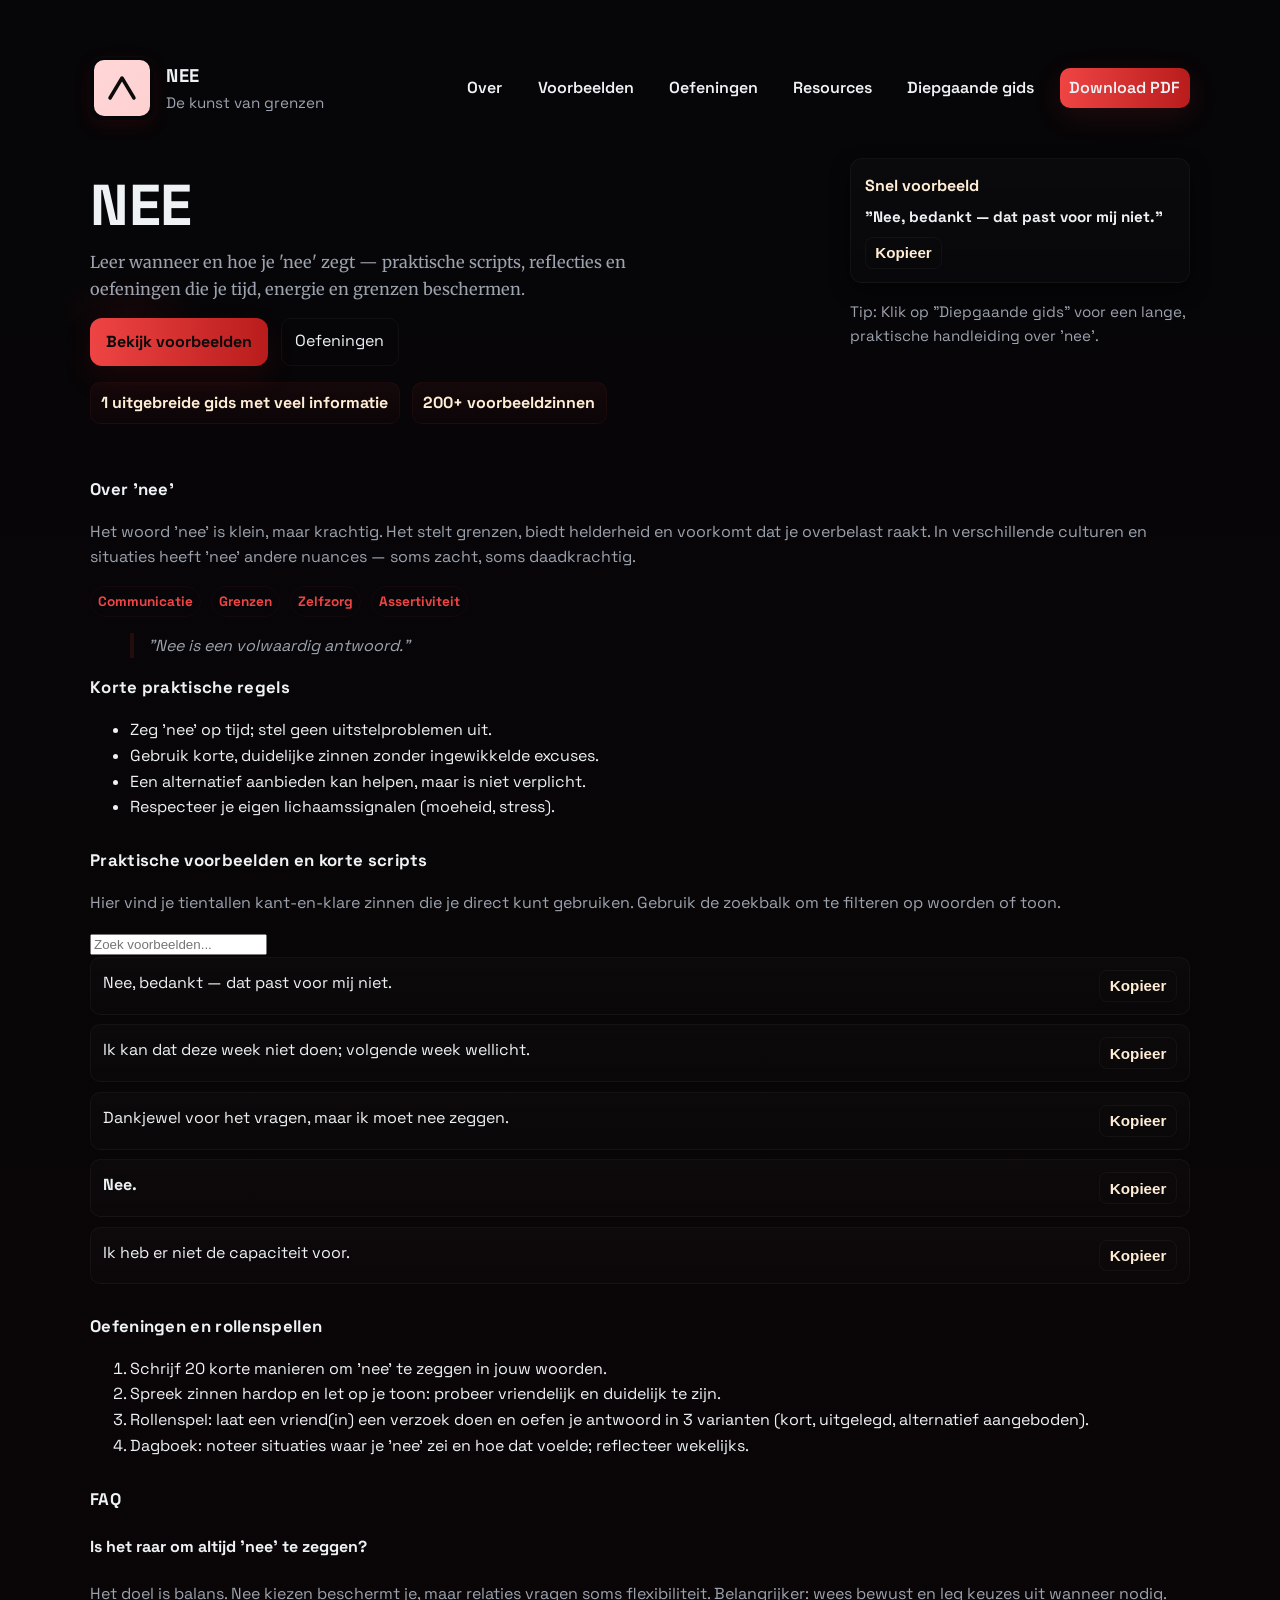
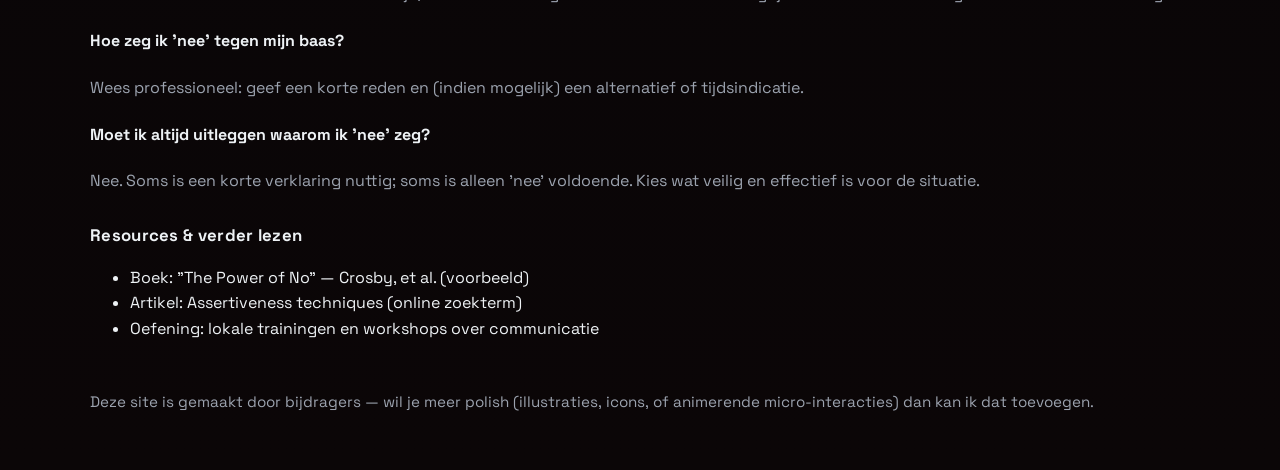
<file: index.html>
<!doctype html>
<html lang="nl">
<head>
  <meta charset="utf-8">
  <meta name="viewport" content="width=device-width,initial-scale=1">
  <title>Nee — hoe het woord 'nee' gebruiken</title>
  <!-- Fonts: unique pairing (avoid Inter/Roboto) -->
  <link href="https://fonts.googleapis.com/css2?family=Merriweather:wght@300;700&family=Space+Grotesk:wght@300;700&display=swap" rel="stylesheet">
  <link rel="stylesheet" href="styles.css">
</head>
<body>
  <div class="container">

    <header class="header">
      <div class="brand">
        <div class="logo" aria-hidden="true">
          <!-- red-themed SVG mark -->
          <svg width="56" height="56" viewBox="0 0 56 56" fill="none" xmlns="http://www.w3.org/2000/svg" role="img">
            <rect x="0" y="0" width="56" height="56" rx="10" fill="url(#g)" />
            <path d="M16 38 L28 18 L40 38" stroke="#0b0b0b" stroke-width="3.5" stroke-linecap="round" stroke-linejoin="round" />
            <defs>
              <linearGradient id="g" x1="0" x2="56" y1="0" y2="56">
                <stop offset="0" stop-color="#FFD6D6"/>
                <stop offset="0.5" stop-color="#EF4444"/>
                <stop offset="1" stop-color="#B91C1C"/>
              </linearGradient>
            </defs>
          </svg>
        </div>
        <div class="brand-text">
          <div class="title">NEE</div>
          <div class="small">De kunst van grenzen</div>
        </div>
      </div>

      <nav class="nav" role="navigation" aria-label="Hoofd navigatie">
        <a href="#over">Over</a>
        <a href="#voorbeelden">Voorbeelden</a>
        <a href="#oefeningen">Oefeningen</a>
        <a href="#resources">Resources</a>
        <a href="longform.html">Diepgaande gids</a>
        <a class="cta" href="#">Download PDF</a>
      </nav>
    </header>

    <section class="hero">
      <div class="hero-left">
        <h1 class="hero-title">NEE</h1>
        <p class="hero-tagline">Leer wanneer en hoe je 'nee' zegt — praktische scripts, reflecties en oefeningen die je tijd, energie en grenzen beschermen.</p>
        <div class="hero-actions">
          <a class="btn-primary" href="#voorbeelden">Bekijk voorbeelden</a>
          <a class="btn-ghost" href="#oefeningen">Oefeningen</a>
        </div>
        <div class="hero-highlights">
          <div class="highlight"><strong>1 uitgebreide gids</strong> met veel informatie</div>
          <div class="highlight"><strong>200+</strong> voorbeeldzinnen</div>
        </div>
      </div>

      <aside class="hero-right">
        <div class="sample-card reveal">
          <div class="sample-header">Snel voorbeeld</div>
          <div class="sample-text">"Nee, bedankt — dat past voor mij niet."</div>
          <button class="btn copy" data-text="Nee, bedankt — dat past voor mij niet.">Kopieer</button>
        </div>
        <div class="panel small">Tip: Klik op "Diepgaande gids" voor een lange, praktische handleiding over 'nee'.</div>
      </aside>
    </section>

    <section id="over" class="section article reveal">
      <h2 class="h2">Over 'nee'</h2>
      <p>Het woord 'nee' is klein, maar krachtig. Het stelt grenzen, biedt helderheid en voorkomt dat je overbelast raakt. In verschillende culturen en situaties heeft 'nee' andere nuances — soms zacht, soms daadkrachtig.</p>

      <div class="kv">
        <span class="badge">Communicatie</span>
        <span class="badge">Grenzen</span>
        <span class="badge">Zelfzorg</span>
        <span class="badge">Assertiviteit</span>
      </div>

      <blockquote class="quote">"Nee is een volwaardig antwoord."</blockquote>

      <h3 class="h2">Korte praktische regels</h3>
      <ul>
        <li>Zeg 'nee' op tijd; stel geen uitstelproblemen uit.</li>
        <li>Gebruik korte, duidelijke zinnen zonder ingewikkelde excuses.</li>
        <li>Een alternatief aanbieden kan helpen, maar is niet verplicht.</li>
        <li>Respecteer je eigen lichaamssignalen (moeheid, stress).</li>
      </ul>
    </section>

    <section id="voorbeelden" class="section article reveal">
      <h2 class="h2">Praktische voorbeelden en korte scripts</h2>
      <p>Hier vind je tientallen kant-en-klare zinnen die je direct kunt gebruiken. Gebruik de zoekbalk om te filteren op woorden of toon.</p>

      <div class="search">
        <input id="example-search" placeholder="Zoek voorbeelden...">
      </div>

      <div class="examples" id="examples-list">
        <div class="example" data-text="Nee, bedankt — dat past voor mij niet."><div>Nee, bedankt — dat past voor mij niet.</div><button class="btn copy" data-text="Nee, bedankt — dat past voor mij niet.">Kopieer</button></div>
        <div class="example" data-text="Ik kan dat deze week niet doen; volgende week wellicht."><div>Ik kan dat deze week niet doen; volgende week wellicht.</div><button class="btn copy" data-text="Ik kan dat deze week niet doen; volgende week wellicht.">Kopieer</button></div>
        <div class="example" data-text="Dankjewel voor het vragen, maar ik moet nee zeggen."><div>Dankjewel voor het vragen, maar ik moet nee zeggen.</div><button class="btn copy" data-text="Dankjewel voor het vragen, maar ik moet nee zeggen.">Kopieer</button></div>
        <div class="example" data-text="Nee."><div><strong>Nee.</strong></div><button class="btn copy" data-text="Nee.">Kopieer</button></div>
        <div class="example" data-text="Ik heb er niet de capaciteit voor."><div>Ik heb er niet de capaciteit voor.</div><button class="btn copy" data-text="Ik heb er niet de capaciteit voor.">Kopieer</button></div>
      </div>
    </section>

    <section id="oefeningen" class="section article reveal">
      <h2 class="h2">Oefeningen en rollenspellen</h2>
      <ol>
        <li>Schrijf 20 korte manieren om 'nee' te zeggen in jouw woorden.</li>
        <li>Spreek zinnen hardop en let op je toon: probeer vriendelijk en duidelijk te zijn.</li>
        <li>Rollenspel: laat een vriend(in) een verzoek doen en oefen je antwoord in 3 varianten (kort, uitgelegd, alternatief aangeboden).</li>
        <li>Dagboek: noteer situaties waar je 'nee' zei en hoe dat voelde; reflecteer wekelijks.</li>
      </ol>
    </section>

    <section id="faq" class="section article reveal">
      <h2 class="h2">FAQ</h2>
      <h4>Is het raar om altijd 'nee' te zeggen?</h4>
      <p>Het doel is balans. Nee kiezen beschermt je, maar relaties vragen soms flexibiliteit. Belangrijker: wees bewust en leg keuzes uit wanneer nodig.</p>

      <h4>Hoe zeg ik 'nee' tegen mijn baas?</h4>
      <p>Wees professioneel: geef een korte reden en (indien mogelijk) een alternatief of tijdsindicatie.</p>

      <h4>Moet ik altijd uitleggen waarom ik 'nee' zeg?</h4>
      <p>Nee. Soms is een korte verklaring nuttig; soms is alleen 'nee' voldoende. Kies wat veilig en effectief is voor de situatie.</p>
    </section>

    <section id="resources" class="section article reveal">
      <h2 class="h2">Resources & verder lezen</h2>
      <ul>
        <li>Boek: "The Power of No" — Crosby, et al. (voorbeeld)</li>
        <li>Artikel: Assertiveness techniques (online zoekterm)</li>
        <li>Oefening: lokale trainingen en workshops over communicatie</li>
      </ul>
    </section>

    <footer>
      <div class="small">Deze site is gemaakt door bijdragers — wil je meer polish (illustraties, icons, of animerende micro-interacties) dan kan ik dat toevoegen.</div>
    </footer>

  </div>
  <script src="script.js"></script>
</body>
</html>
</file>
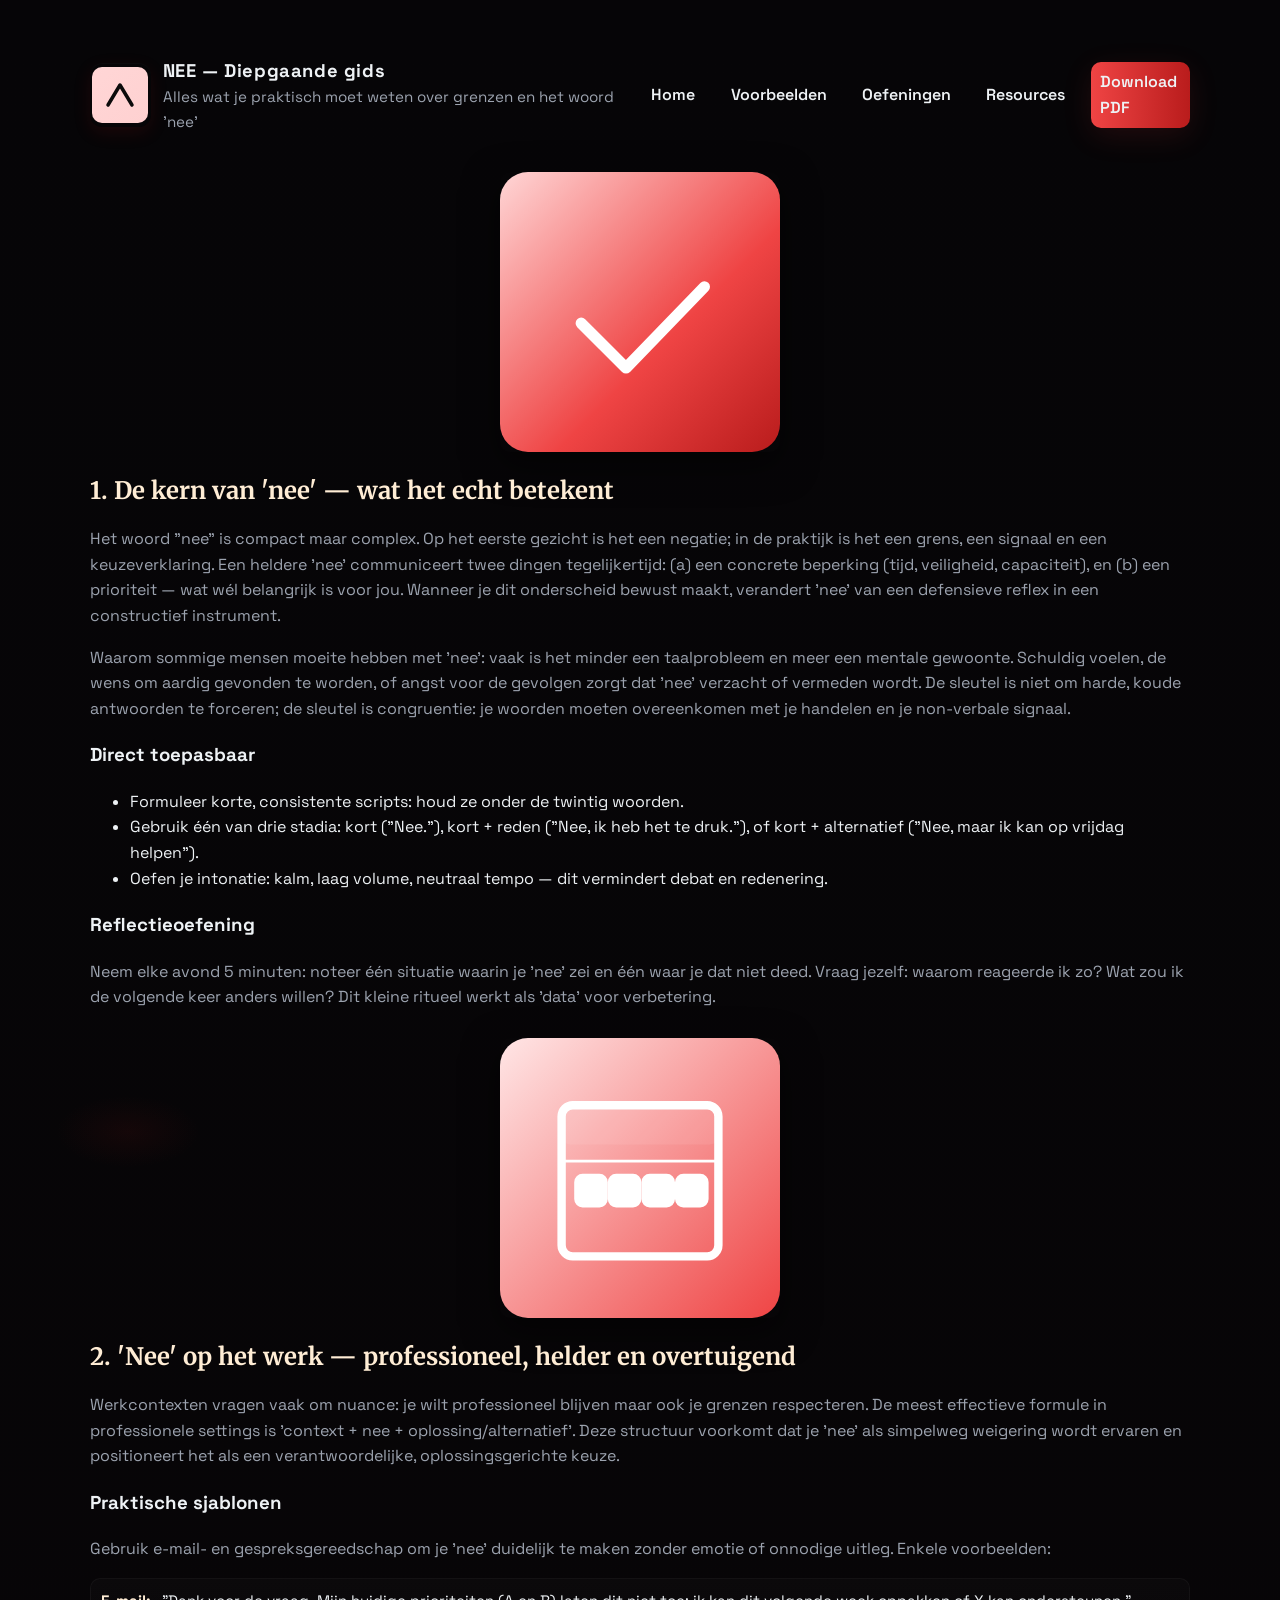
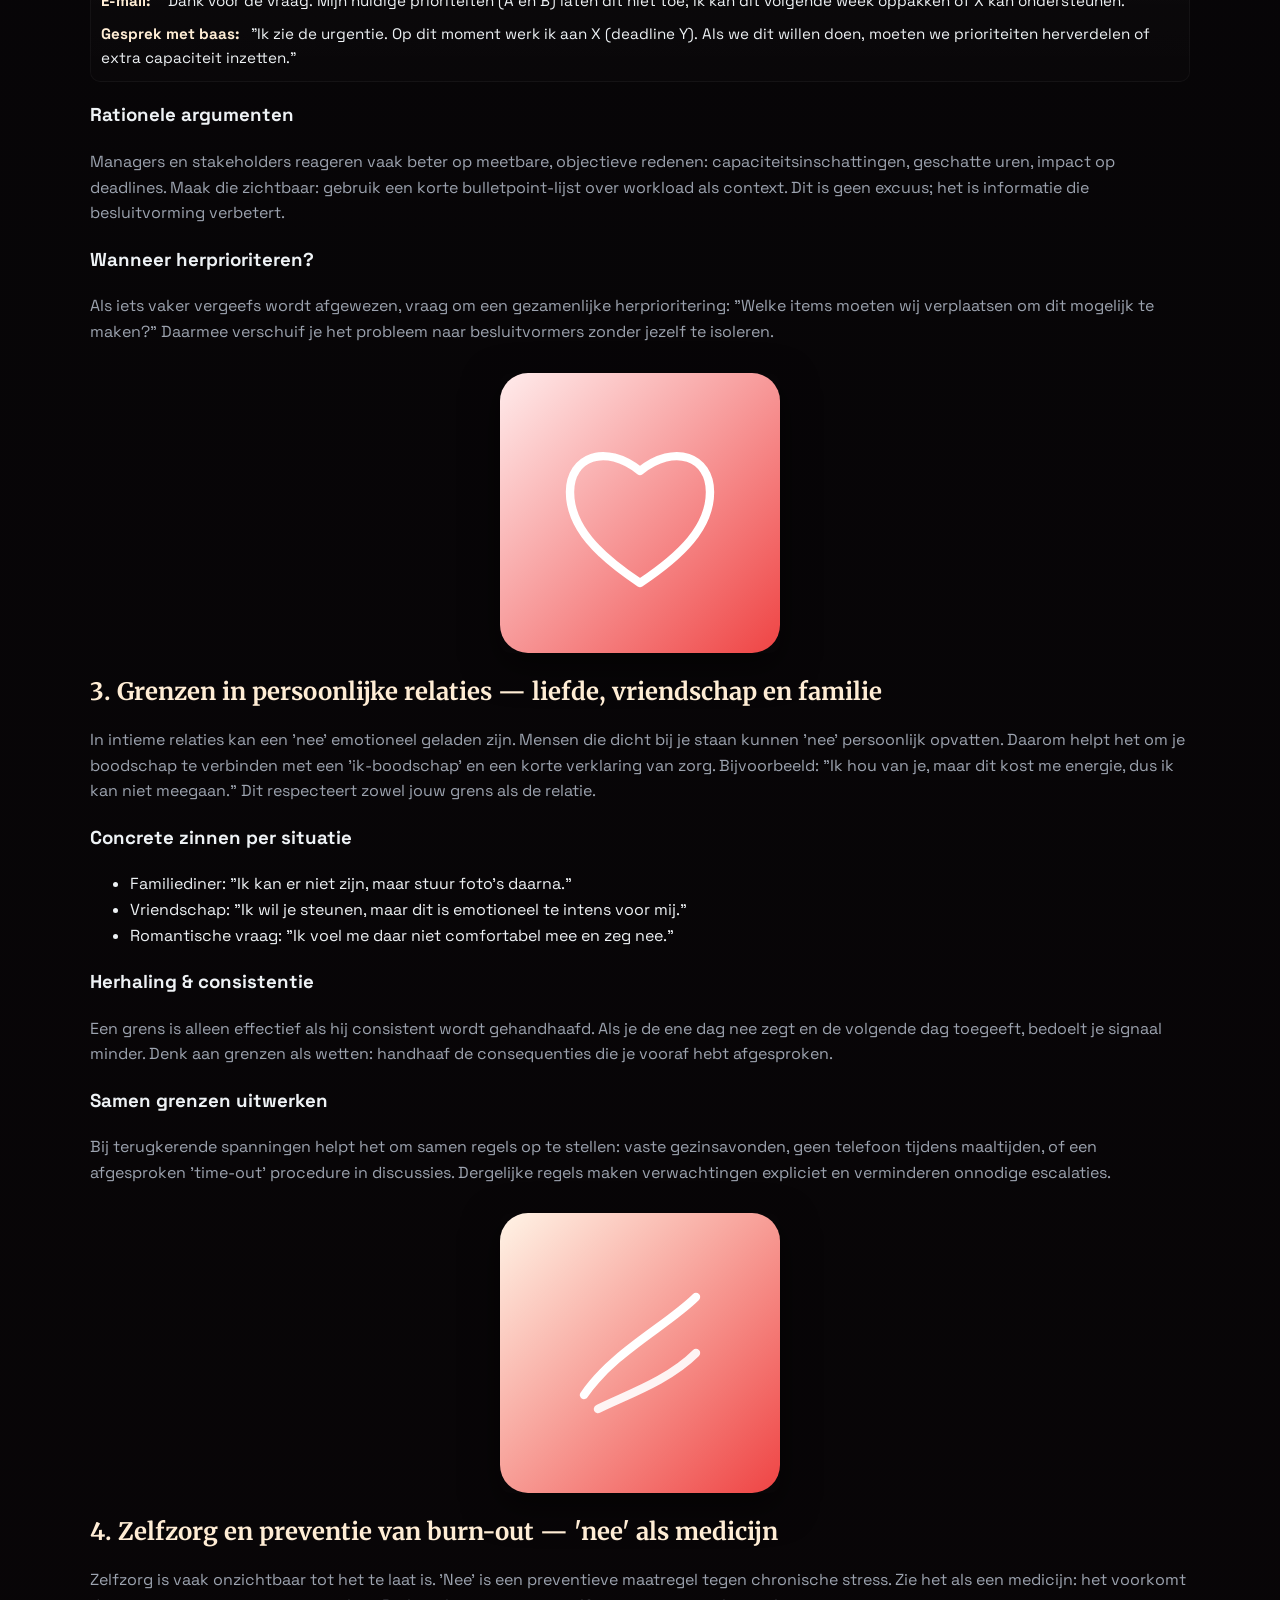
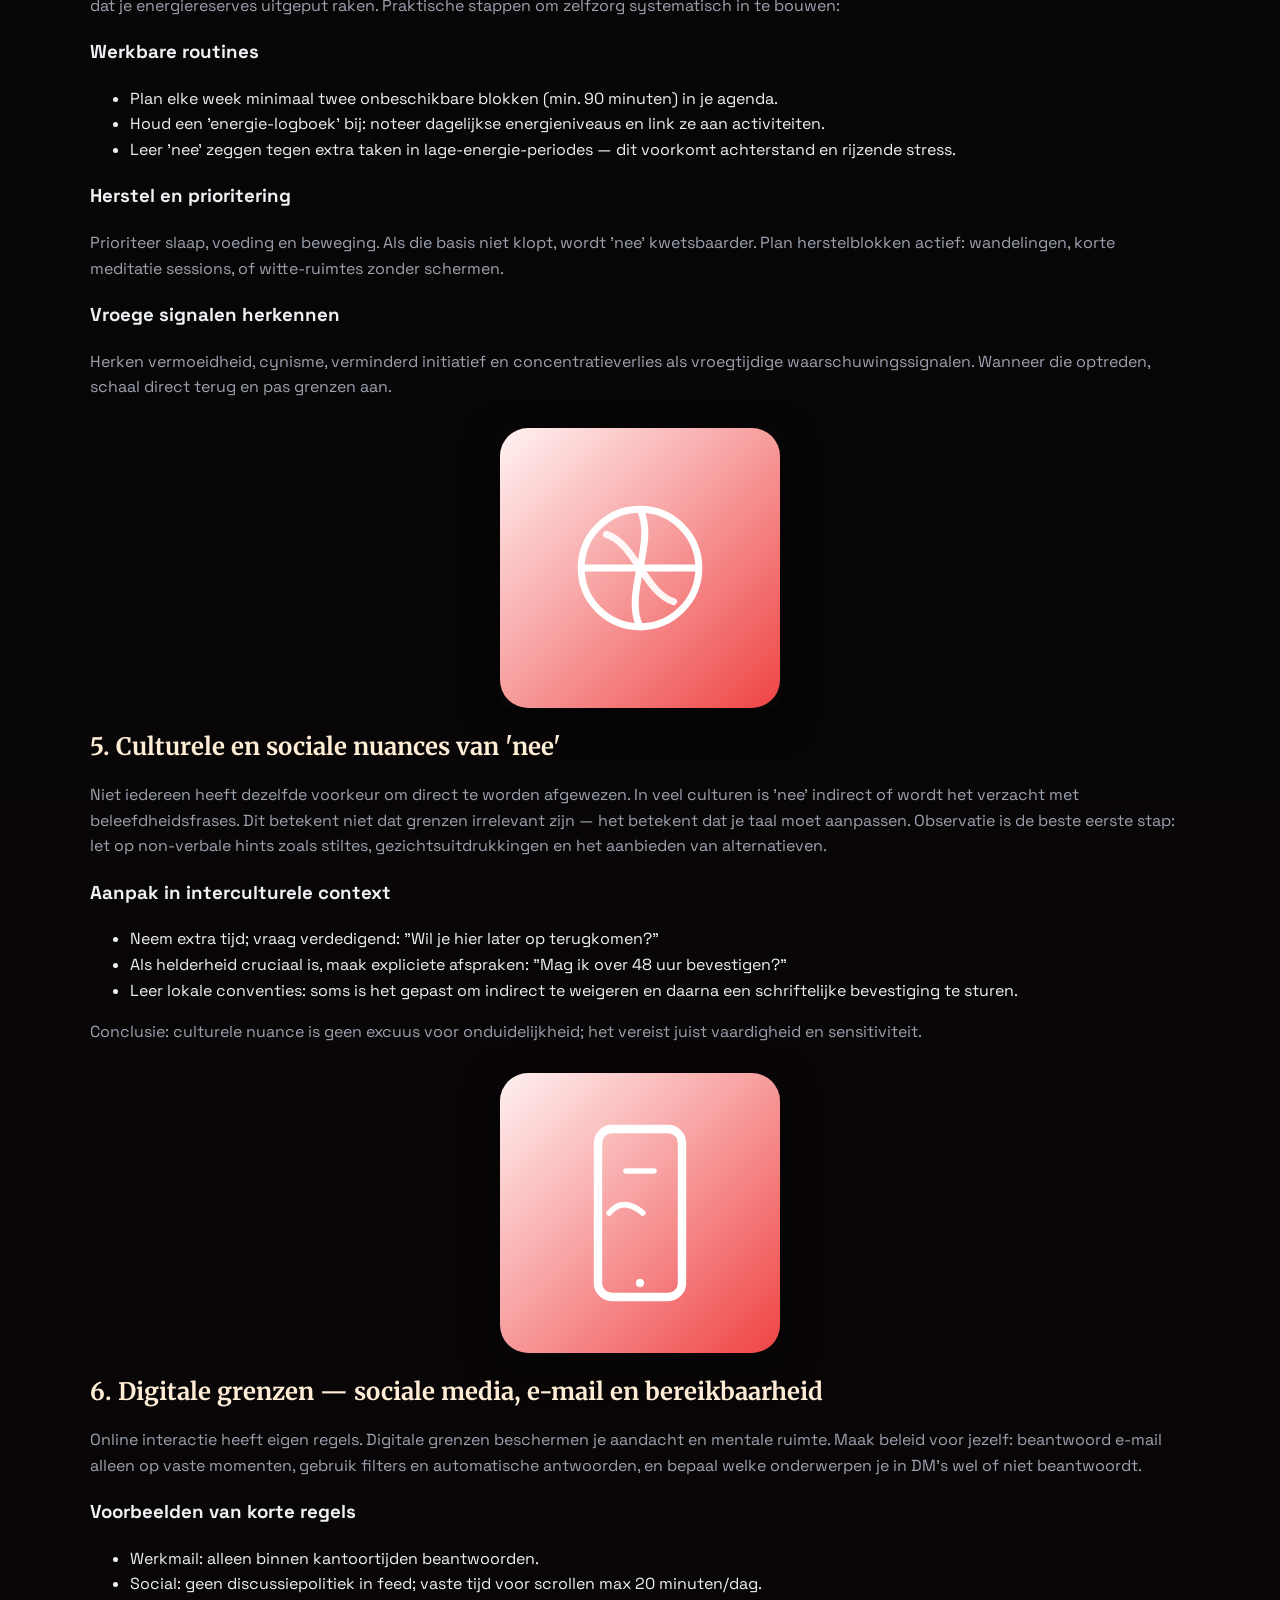
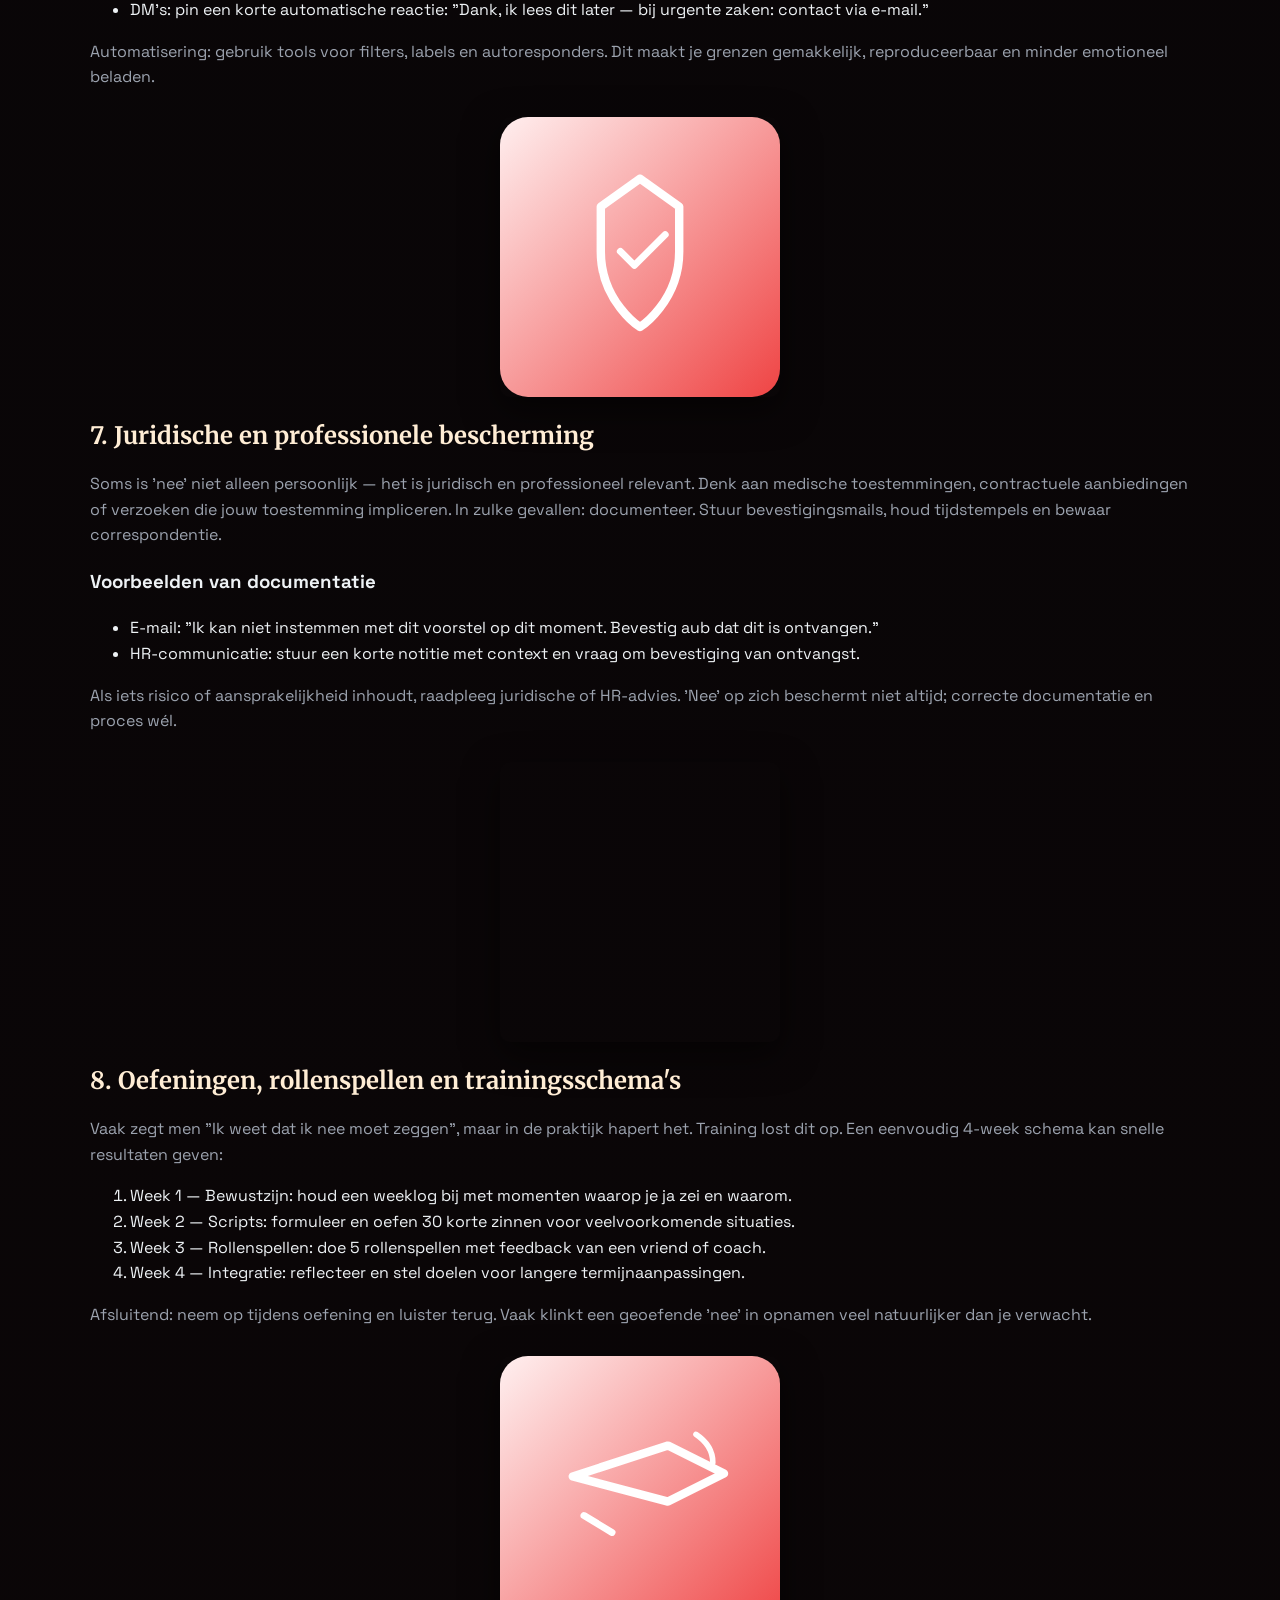
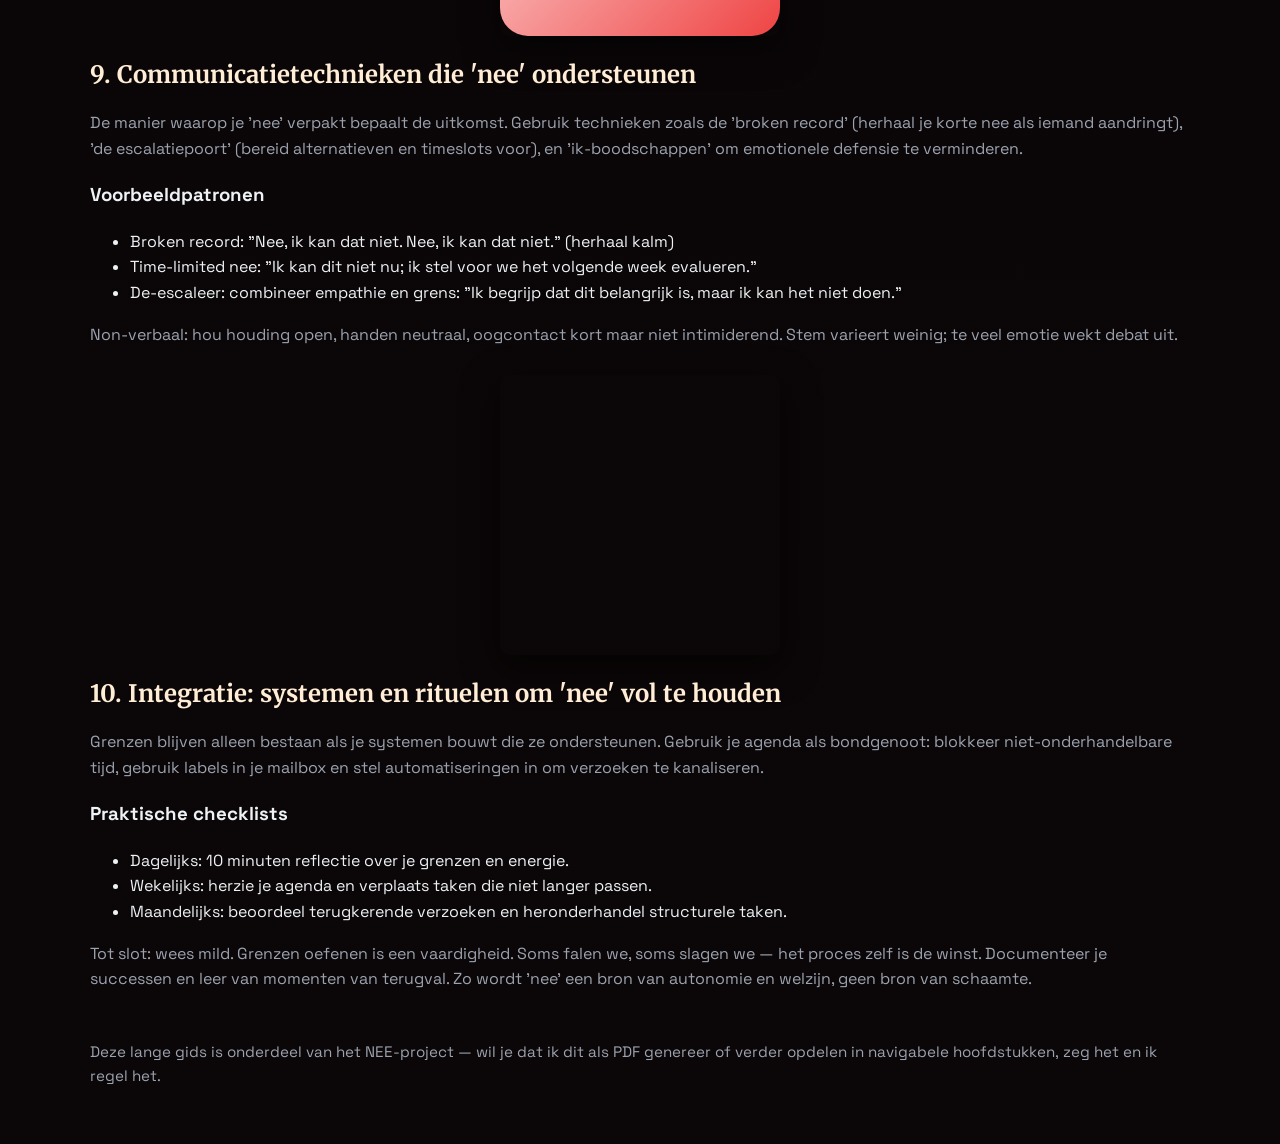
<file: longform.html>
<!doctype html>
<html lang="nl">
<head>
  <meta charset="utf-8">
  <meta name="viewport" content="width=device-width,initial-scale=1">
  <title>Nee — diepgaande gids</title>
  <link href="https://fonts.googleapis.com/css2?family=Merriweather:wght@300;700&family=Space+Grotesk:wght@300;700&display=swap" rel="stylesheet">
  <link rel="stylesheet" href="styles.css">
  <style>
    .email-block{background:linear-gradient(180deg, rgba(255,255,255,0.02), rgba(255,255,255,0.01)); border:1px solid var(--border); padding:0.65rem; border-radius:10px; color:var(--text); font-family: 'Space Grotesk', system-ui, -apple-system, sans-serif; white-space:normal; word-break:break-word; font-size:0.95rem; margin:0.6rem 0;}
    .email-line strong{color:var(--accent-3); font-weight:700; margin-right:0.4rem}
  </style>
</head>
<body>
  <div class="container">
    <header class="header">
      <div class="brand">
        <div class="logo" aria-hidden="true">
          <svg width="56" height="56" viewBox="0 0 56 56" fill="none" xmlns="http://www.w3.org/2000/svg" role="img">
            <rect x="0" y="0" width="56" height="56" rx="10" fill="url(#g)" />
            <path d="M16 38 L28 18 L40 38" stroke="#0b0b0b" stroke-width="3.5" stroke-linecap="round" stroke-linejoin="round" />
            <defs>
              <linearGradient id="g" x1="0" x2="56" y1="0" y2="56">
                <stop offset="0" stop-color="#FFD6D6"/>
                <stop offset="0.5" stop-color="#EF4444"/>
                <stop offset="1" stop-color="#B91C1C"/>
              </linearGradient>
            </defs>
          </svg>
        </div>
        <div class="brand-text">
          <div class="title">NEE — Diepgaande gids</div>
          <div class="small">Alles wat je praktisch moet weten over grenzen en het woord 'nee'</div>
        </div>
      </div>
      <nav class="nav" role="navigation" aria-label="Hoofd navigatie">
        <a href="index.html">Home</a>
        <a href="index.html#voorbeelden">Voorbeelden</a>
        <a href="index.html#oefeningen">Oefeningen</a>
        <a href="index.html#resources">Resources</a>
        <a class="cta" href="#">Download PDF</a>
      </nav>
    </header>

    <main>
      <section id="long-1" class="section article reveal">
        <figure class="art-figure"><img src="assets/illu-1.svg" alt="Illustratie: Kern van 'nee'" /></figure>
        <h1>1. De kern van 'nee' — wat het echt betekent</h1>
        <p>Het woord "nee" is compact maar complex. Op het eerste gezicht is het een negatie; in de praktijk is het een grens, een signaal en een keuzeverklaring. Een heldere 'nee' communiceert twee dingen tegelijkertijd: (a) een concrete beperking (tijd, veiligheid, capaciteit), en (b) een prioriteit — wat wél belangrijk is voor jou. Wanneer je dit onderscheid bewust maakt, verandert 'nee' van een defensieve reflex in een constructief instrument.</p>
        <p>Waarom sommige mensen moeite hebben met 'nee': vaak is het minder een taalprobleem en meer een mentale gewoonte. Schuldig voelen, de wens om aardig gevonden te worden, of angst voor de gevolgen zorgt dat 'nee' verzacht of vermeden wordt. De sleutel is niet om harde, koude antwoorden te forceren; de sleutel is congruentie: je woorden moeten overeenkomen met je handelen en je non-verbale signaal.</p>
        <h3>Direct toepasbaar</h3>
        <ul>
          <li>Formuleer korte, consistente scripts: houd ze onder de twintig woorden.</li>
          <li>Gebruik één van drie stadia: kort ("Nee."), kort + reden ("Nee, ik heb het te druk."), of kort + alternatief ("Nee, maar ik kan op vrijdag helpen").</li>
          <li>Oefen je intonatie: kalm, laag volume, neutraal tempo — dit vermindert debat en redenering.</li>
        </ul>
        <h3>Reflectieoefening</h3>
        <p>Neem elke avond 5 minuten: noteer één situatie waarin je 'nee' zei en één waar je dat niet deed. Vraag jezelf: waarom reageerde ik zo? Wat zou ik de volgende keer anders willen? Dit kleine ritueel werkt als 'data' voor verbetering.</p>
      </section>

      <section id="long-2" class="section article reveal">
        <figure class="art-figure"><img src="assets/illu-2.svg" alt="Illustratie: Werk en planning" /></figure>
        <h1>2. 'Nee' op het werk — professioneel, helder en overtuigend</h1>
        <p>Werkcontexten vragen vaak om nuance: je wilt professioneel blijven maar ook je grenzen respecteren. De meest effectieve formule in professionele settings is 'context + nee + oplossing/alternatief'. Deze structuur voorkomt dat je 'nee' als simpelweg weigering wordt ervaren en positioneert het als een verantwoordelijke, oplossingsgerichte keuze.</p>
        <h3>Praktische sjablonen</h3>
        <p>Gebruik e-mail- en gespreksgereedschap om je 'nee' duidelijk te maken zonder emotie of onnodige uitleg. Enkele voorbeelden:</p>
        <div class="email-block">
          <div class="email-line"><strong>E-mail:</strong> "Dank voor de vraag. Mijn huidige prioriteiten (A en B) laten dit niet toe; ik kan dit volgende week oppakken of X kan ondersteunen."</div>
          <div class="email-line" style="margin-top:0.5rem;"><strong>Gesprek met baas:</strong> "Ik zie de urgentie. Op dit moment werk ik aan X (deadline Y). Als we dit willen doen, moeten we prioriteiten herverdelen of extra capaciteit inzetten."</div>
        </div>
        <h3>Rationele argumenten</h3>
        <p>Managers en stakeholders reageren vaak beter op meetbare, objectieve redenen: capaciteitsinschattingen, geschatte uren, impact op deadlines. Maak die zichtbaar: gebruik een korte bulletpoint-lijst over workload als context. Dit is geen excuus; het is informatie die besluitvorming verbetert.</p>
        <h3>Wanneer herprioriteren?</h3>
        <p>Als iets vaker vergeefs wordt afgewezen, vraag om een gezamenlijke herprioritering: "Welke items moeten wij verplaatsen om dit mogelijk te maken?" Daarmee verschuif je het probleem naar besluitvormers zonder jezelf te isoleren.</p>
      </section>

      <section id="long-3" class="section article reveal">
        <figure class="art-figure"><img src="assets/illu-3.svg" alt="Illustratie: Relaties" /></figure>
        <h1>3. Grenzen in persoonlijke relaties — liefde, vriendschap en familie</h1>
        <p>In intieme relaties kan een 'nee' emotioneel geladen zijn. Mensen die dicht bij je staan kunnen 'nee' persoonlijk opvatten. Daarom helpt het om je boodschap te verbinden met een 'ik-boodschap' en een korte verklaring van zorg. Bijvoorbeeld: "Ik hou van je, maar dit kost me energie, dus ik kan niet meegaan." Dit respecteert zowel jouw grens als de relatie.</p>
        <h3>Concrete zinnen per situatie</h3>
        <ul>
          <li>Familiediner: "Ik kan er niet zijn, maar stuur foto's daarna."</li>
          <li>Vriendschap: "Ik wil je steunen, maar dit is emotioneel te intens voor mij."</li>
          <li>Romantische vraag: "Ik voel me daar niet comfortabel mee en zeg nee."</li>
        </ul>
        <h3>Herhaling & consistentie</h3>
        <p>Een grens is alleen effectief als hij consistent wordt gehandhaafd. Als je de ene dag nee zegt en de volgende dag toegeeft, bedoelt je signaal minder. Denk aan grenzen als wetten: handhaaf de consequenties die je vooraf hebt afgesproken.</p>
        <h3>Samen grenzen uitwerken</h3>
        <p>Bij terugkerende spanningen helpt het om samen regels op te stellen: vaste gezinsavonden, geen telefoon tijdens maaltijden, of een afgesproken 'time-out' procedure in discussies. Dergelijke regels maken verwachtingen expliciet en verminderen onnodige escalaties.</p>
      </section>

      <section id="long-4" class="section article reveal">
        <figure class="art-figure"><img src="assets/illu-4.svg" alt="Illustratie: Zelfzorg" /></figure>
        <h1>4. Zelfzorg en preventie van burn-out — 'nee' als medicijn</h1>
        <p>Zelfzorg is vaak onzichtbaar tot het te laat is. 'Nee' is een preventieve maatregel tegen chronische stress. Zie het als een medicijn: het voorkomt dat je energiereserves uitgeput raken. Praktische stappen om zelfzorg systematisch in te bouwen:</p>
        <h3>Werkbare routines</h3>
        <ul>
          <li>Plan elke week minimaal twee onbeschikbare blokken (min. 90 minuten) in je agenda.</li>
          <li>Houd een 'energie-logboek' bij: noteer dagelijkse energieniveaus en link ze aan activiteiten.</li>
          <li>Leer 'nee' zeggen tegen extra taken in lage-energie-periodes — dit voorkomt achterstand en rijzende stress.</li>
        </ul>
        <h3>Herstel en prioritering</h3>
        <p>Prioriteer slaap, voeding en beweging. Als die basis niet klopt, wordt 'nee' kwetsbaarder. Plan herstelblokken actief: wandelingen, korte meditatie sessions, of witte-ruimtes zonder schermen.</p>
        <h3>Vroege signalen herkennen</h3>
        <p>Herken vermoeidheid, cynisme, verminderd initiatief en concentratieverlies als vroegtijdige waarschuwingssignalen. Wanneer die optreden, schaal direct terug en pas grenzen aan.</p>
      </section>

      <section id="long-5" class="section article reveal">
        <figure class="art-figure"><img src="assets/illu-5.svg" alt="Illustratie: Culturele nuances" /></figure>
        <h1>5. Culturele en sociale nuances van 'nee'</h1>
        <p>Niet iedereen heeft dezelfde voorkeur om direct te worden afgewezen. In veel culturen is 'nee' indirect of wordt het verzacht met beleefdheidsfrases. Dit betekent niet dat grenzen irrelevant zijn — het betekent dat je taal moet aanpassen. Observatie is de beste eerste stap: let op non-verbale hints zoals stiltes, gezichtsuitdrukkingen en het aanbieden van alternatieven.</p>
        <h3>Aanpak in interculturele context</h3>
        <ul>
          <li>Neem extra tijd; vraag verdedigend: "Wil je hier later op terugkomen?"</li>
          <li>Als helderheid cruciaal is, maak expliciete afspraken: "Mag ik over 48 uur bevestigen?"</li>
          <li>Leer lokale conventies: soms is het gepast om indirect te weigeren en daarna een schriftelijke bevestiging te sturen.</li>
        </ul>
        <p>Conclusie: culturele nuance is geen excuus voor onduidelijkheid; het vereist juist vaardigheid en sensitiviteit.</p>
      </section>

      <section id="long-6" class="section article reveal">
        <figure class="art-figure"><img src="assets/illu-6.svg" alt="Illustratie: Digitale grenzen" /></figure>
        <h1>6. Digitale grenzen — sociale media, e-mail en bereikbaarheid</h1>
        <p>Online interactie heeft eigen regels. Digitale grenzen beschermen je aandacht en mentale ruimte. Maak beleid voor jezelf: beantwoord e-mail alleen op vaste momenten, gebruik filters en automatische antwoorden, en bepaal welke onderwerpen je in DM's wel of niet beantwoordt.</p>
        <h3>Voorbeelden van korte regels</h3>
        <ul>
          <li>Werkmail: alleen binnen kantoortijden beantwoorden.</li>
          <li>Social: geen discussiepolitiek in feed; vaste tijd voor scrollen max 20 minuten/dag.</li>
          <li>DM's: pin een korte automatische reactie: "Dank, ik lees dit later — bij urgente zaken: contact via e-mail."</li>
        </ul>
        <p>Automatisering: gebruik tools voor filters, labels en autoresponders. Dit maakt je grenzen gemakkelijk, reproduceerbaar en minder emotioneel beladen.</p>
      </section>

      <section id="long-7" class="section article reveal">
        <figure class="art-figure"><img src="assets/illu-7.svg" alt="Illustratie: Juridische bescherming" /></figure>
        <h1>7. Juridische en professionele bescherming</h1>
        <p>Soms is 'nee' niet alleen persoonlijk — het is juridisch en professioneel relevant. Denk aan medische toestemmingen, contractuele aanbiedingen of verzoeken die jouw toestemming impliceren. In zulke gevallen: documenteer. Stuur bevestigingsmails, houd tijdstempels en bewaar correspondentie.</p>
        <h3>Voorbeelden van documentatie</h3>
        <ul>
          <li>E-mail: "Ik kan niet instemmen met dit voorstel op dit moment. Bevestig aub dat dit is ontvangen."</li>
          <li>HR-communicatie: stuur een korte notitie met context en vraag om bevestiging van ontvangst.</li>
        </ul>
        <p>Als iets risico of aansprakelijkheid inhoudt, raadpleeg juridische of HR-advies. 'Nee' op zich beschermt niet altijd; correcte documentatie en proces wél.</p>
      </section>

      <section id="long-8" class="section article reveal">
        <figure class="art-figure"><img src="assets/illu-8.svg" alt="Illustratie: Oefeningen en rollenspellen" /></figure>
        <h1>8. Oefeningen, rollenspellen en trainingsschema's</h1>
        <p>Vaak zegt men "Ik weet dat ik nee moet zeggen", maar in de praktijk hapert het. Training lost dit op. Een eenvoudig 4‑week schema kan snelle resultaten geven:</p>
        <ol>
          <li>Week 1 — Bewustzijn: houd een weeklog bij met momenten waarop je ja zei en waarom.</li>
          <li>Week 2 — Scripts: formuleer en oefen 30 korte zinnen voor veelvoorkomende situaties.</li>
          <li>Week 3 — Rollenspellen: doe 5 rollenspellen met feedback van een vriend of coach.</li>
          <li>Week 4 — Integratie: reflecteer en stel doelen voor langere termijnaanpassingen.</li>
        </ol>
        <p>Afsluitend: neem op tijdens oefening en luister terug. Vaak klinkt een geoefende 'nee' in opnamen veel natuurlijker dan je verwacht.</p>
      </section>

      <section id="long-9" class="section article reveal">
        <figure class="art-figure"><img src="assets/illu-9.svg" alt="Illustratie: Communicatietechnieken" /></figure>
        <h1>9. Communicatietechnieken die 'nee' ondersteunen</h1>
        <p>De manier waarop je 'nee' verpakt bepaalt de uitkomst. Gebruik technieken zoals de 'broken record' (herhaal je korte nee als iemand aandringt), 'de escalatiepoort' (bereid alternatieven en timeslots voor), en 'ik-boodschappen' om emotionele defensie te verminderen.</p>
        <h3>Voorbeeldpatronen</h3>
        <ul>
          <li>Broken record: "Nee, ik kan dat niet. Nee, ik kan dat niet." (herhaal kalm)</li>
          <li>Time-limited nee: "Ik kan dit niet nu; ik stel voor we het volgende week evalueren."</li>
          <li>De-escaleer: combineer empathie en grens: "Ik begrijp dat dit belangrijk is, maar ik kan het niet doen."</li>
        </ul>
        <p>Non-verbaal: hou houding open, handen neutraal, oogcontact kort maar niet intimiderend. Stem varieert weinig; te veel emotie wekt debat uit.</p>
      </section>

      <section id="long-10" class="section article reveal">
        <figure class="art-figure"><img src="assets/illu-10.svg" alt="Illustratie: Integratie en checklist" /></figure>
        <h1>10. Integratie: systemen en rituelen om 'nee' vol te houden</h1>
        <p>Grenzen blijven alleen bestaan als je systemen bouwt die ze ondersteunen. Gebruik je agenda als bondgenoot: blokkeer niet-onderhandelbare tijd, gebruik labels in je mailbox en stel automatiseringen in om verzoeken te kanaliseren.</p>
        <h3>Praktische checklists</h3>
        <ul>
          <li>Dagelijks: 10 minuten reflectie over je grenzen en energie.</li>
          <li>Wekelijks: herzie je agenda en verplaats taken die niet langer passen.</li>
          <li>Maandelijks: beoordeel terugkerende verzoeken en heronderhandel structurele taken.</li>
        </ul>
        <p>Tot slot: wees mild. Grenzen oefenen is een vaardigheid. Soms falen we, soms slagen we — het proces zelf is de winst. Documenteer je successen en leer van momenten van terugval. Zo wordt 'nee' een bron van autonomie en welzijn, geen bron van schaamte.</p>
      </section>

    </main>

    <footer>
      <div class="small">Deze lange gids is onderdeel van het NEE-project — wil je dat ik dit als PDF genereer of verder opdelen in navigabele hoofdstukken, zeg het en ik regel het.</div>
    </footer>
  </div>
  <script src="script.js"></script>
</body>
</html>
</file>
<file: styles.css>
/* Dark NEE theme — red & black, refined layout and alignment
   Goal: clean, bold, non-slop design with strong typography and clear hierarchy
   Updated: illustrations reduced in size for better flow
*/
:root{
  --header-offset: 96px;
  --bg: #060507; /* near-black */
  --panel: #0f0f10;
  --card: #151518;
  --muted: #9ca3af;
  --text: #eef2f5;
  --accent: #ef4444; /* red-500 */
  --accent-2: #b91c1c; /* red-700 */
  --accent-3: #ffedd5; /* warm light */
  --glass: rgba(255,255,255,0.03);
  --border: rgba(255,255,255,0.04);
  --radius:14px;
  --max-width:1100px;
}
*{box-sizing:border-box}
html{scroll-behavior:smooth; scroll-padding-top:var(--header-offset)}
body{
  margin:0; min-height:100vh; font-family: 'Space Grotesk', system-ui, -apple-system, 'Segoe UI', Roboto, 'Helvetica Neue', Arial;
  background: radial-gradient(1200px 600px at 10% 15%, rgba(185,28,28,0.08), transparent 6%), linear-gradient(180deg,#060507 0%, #0b0607 100%);
  color:var(--text); -webkit-font-smoothing:antialiased; -moz-osx-font-smoothing:grayscale;
  line-height:1.6; padding:3.5rem 1rem; display:flex; justify-content:center;
}
.container{max-width:var(--max-width); width:100%;}
.header{display:flex; align-items:center; justify-content:space-between; gap:1rem; margin-bottom:2.4rem}
.brand{display:flex; gap:0.75rem; align-items:center}
.logo{width:64px; height:64px; border-radius:12px; display:flex; align-items:center; justify-content:center; box-shadow: 0 6px 18px rgba(185,28,28,0.12), inset 0 1px 0 rgba(255,255,255,0.02);} 
.title{font-size:1.15rem; font-weight:700; letter-spacing:0.6px}
.small{color:var(--muted); font-size:0.95rem}
.nav{display:flex; gap:1rem; align-items:center}
.nav a{color:var(--text); text-decoration:none; font-weight:600; padding:0.45rem 0.6rem; border-radius:10px}
.nav a:hover{background:rgba(255,255,255,0.02)}
.cta{background:linear-gradient(90deg,var(--accent),var(--accent-2)); color:#0b0b0b; padding:0.5rem 0.9rem; border-radius:10px; font-weight:800; text-decoration:none; box-shadow: 0 8px 30px rgba(239,68,68,0.12)}

/* HERO */
.hero{display:grid; grid-template-columns: 1fr 340px; gap:2rem; align-items:start; margin-bottom:2rem}
.hero-left{padding:1.25rem 0}
.hero-title{font-family:'Space Grotesk', sans-serif; font-weight:800; font-size:clamp(2.2rem,6vw,3.6rem); line-height:0.95; margin:0 0 0.5rem 0; color:var(--text); letter-spacing:-0.5px}
.hero-tagline{font-family:'Merriweather', serif; color:var(--muted); font-size:1.02rem; margin-bottom:1rem; max-width:56ch}
.hero-actions{display:flex; gap:0.8rem; margin:1rem 0}
.btn-primary{background:linear-gradient(90deg,var(--accent),var(--accent-2)); color:#0b0b0b; padding:0.7rem 1rem; border-radius:12px; font-weight:700; text-decoration:none; box-shadow:0 12px 30px rgba(185,28,28,0.12);}
.btn-ghost{background:transparent; border:1px solid var(--border); color:var(--text); padding:0.6rem 0.85rem; border-radius:10px; text-decoration:none}
.hero-highlights{display:flex; gap:0.75rem; margin-top:1rem}
.highlight{background:linear-gradient(180deg, rgba(239,68,68,0.06), rgba(185,28,28,0.03)); padding:0.45rem 0.65rem; border-radius:10px; color:var(--accent-3); font-weight:700; border:1px solid rgba(239,68,68,0.06)}

.hero-right{display:flex; flex-direction:column; gap:1rem}
.sample-card{background:linear-gradient(180deg, rgba(255,255,255,0.02), rgba(255,255,255,0.01)); border-radius:12px; padding:0.85rem; border:1px solid var(--border); box-shadow: 0 8px 20px rgba(0,0,0,0.45)}
.sample-header{font-weight:700; color:var(--accent-3); margin-bottom:0.4rem}
.sample-text{color:var(--text); font-weight:700; font-size:0.95rem; margin-bottom:0.5rem}

/* Content sections */
.section{margin-bottom:1.75rem}
.h2{font-size:1.05rem; margin:0 0 0.6rem 0; letter-spacing:0.3px}
.article{background:transparent; padding:0}
.kv{display:flex; gap:0.6rem; flex-wrap:wrap}
.badge{background:transparent; color:var(--accent); padding:0.22rem 0.45rem; border-radius:999px; font-size:0.85rem; font-weight:700; border:1px solid rgba(239,68,68,0.06)}
.quote{border-left:4px solid rgba(239,68,68,0.12); padding-left:0.9rem; color:var(--muted); font-style:italic}

/* Examples list */
.examples{display:flex; flex-direction:column; gap:0.6rem}
.example{background:linear-gradient(180deg, rgba(255,255,255,0.02), rgba(255,255,255,0.01)); padding:0.75rem; border-radius:10px; display:flex; justify-content:space-between; gap:0.6rem; border:1px solid var(--border);} 
.btn{background:transparent; border:1px solid rgba(255,255,255,0.04); color:var(--accent-3); padding:0.4rem 0.6rem; border-radius:8px; cursor:pointer; font-weight:700}
.copy{font-size:0.95rem}

/* Illustrations: smaller, consistent sizing */
.art-figure{display:flex; justify-content:center; margin:0 0 0.9rem 0}
.art-figure img, .art-figure svg{width:100%; max-width:280px; height:auto; border-radius:10px; box-shadow:0 12px 36px rgba(0,0,0,0.55)}

/* Essays styling */
.article h1{font-family:'Merriweather', serif; font-weight:700; color:var(--accent-3); margin-bottom:0.6rem}
.article p{color:var(--muted)}

footer{margin-top:3rem; color:var(--muted); font-size:0.95rem; text-align:left}

/* Responsive */
@media (max-width:980px){
  .hero{grid-template-columns:1fr}
  .nav{display:none}
  .hero-right{order:2}
  .art-figure img, .art-figure svg{max-width:220px}
}

/* Reveal & motion */
.reveal{opacity:0; transform:translateY(12px) scale(0.995); transition:opacity 520ms cubic-bezier(.22,.9,.36,1), transform 520ms cubic-bezier(.22,.9,.36,1); will-change:transform,opacity}
.reveal.visible{opacity:1; transform:none}

/* Accessibility */
:focus{outline:3px solid rgba(239,68,68,0.12); outline-offset:3px}

/* Small print */
.small{font-size:0.95rem}
</file>
